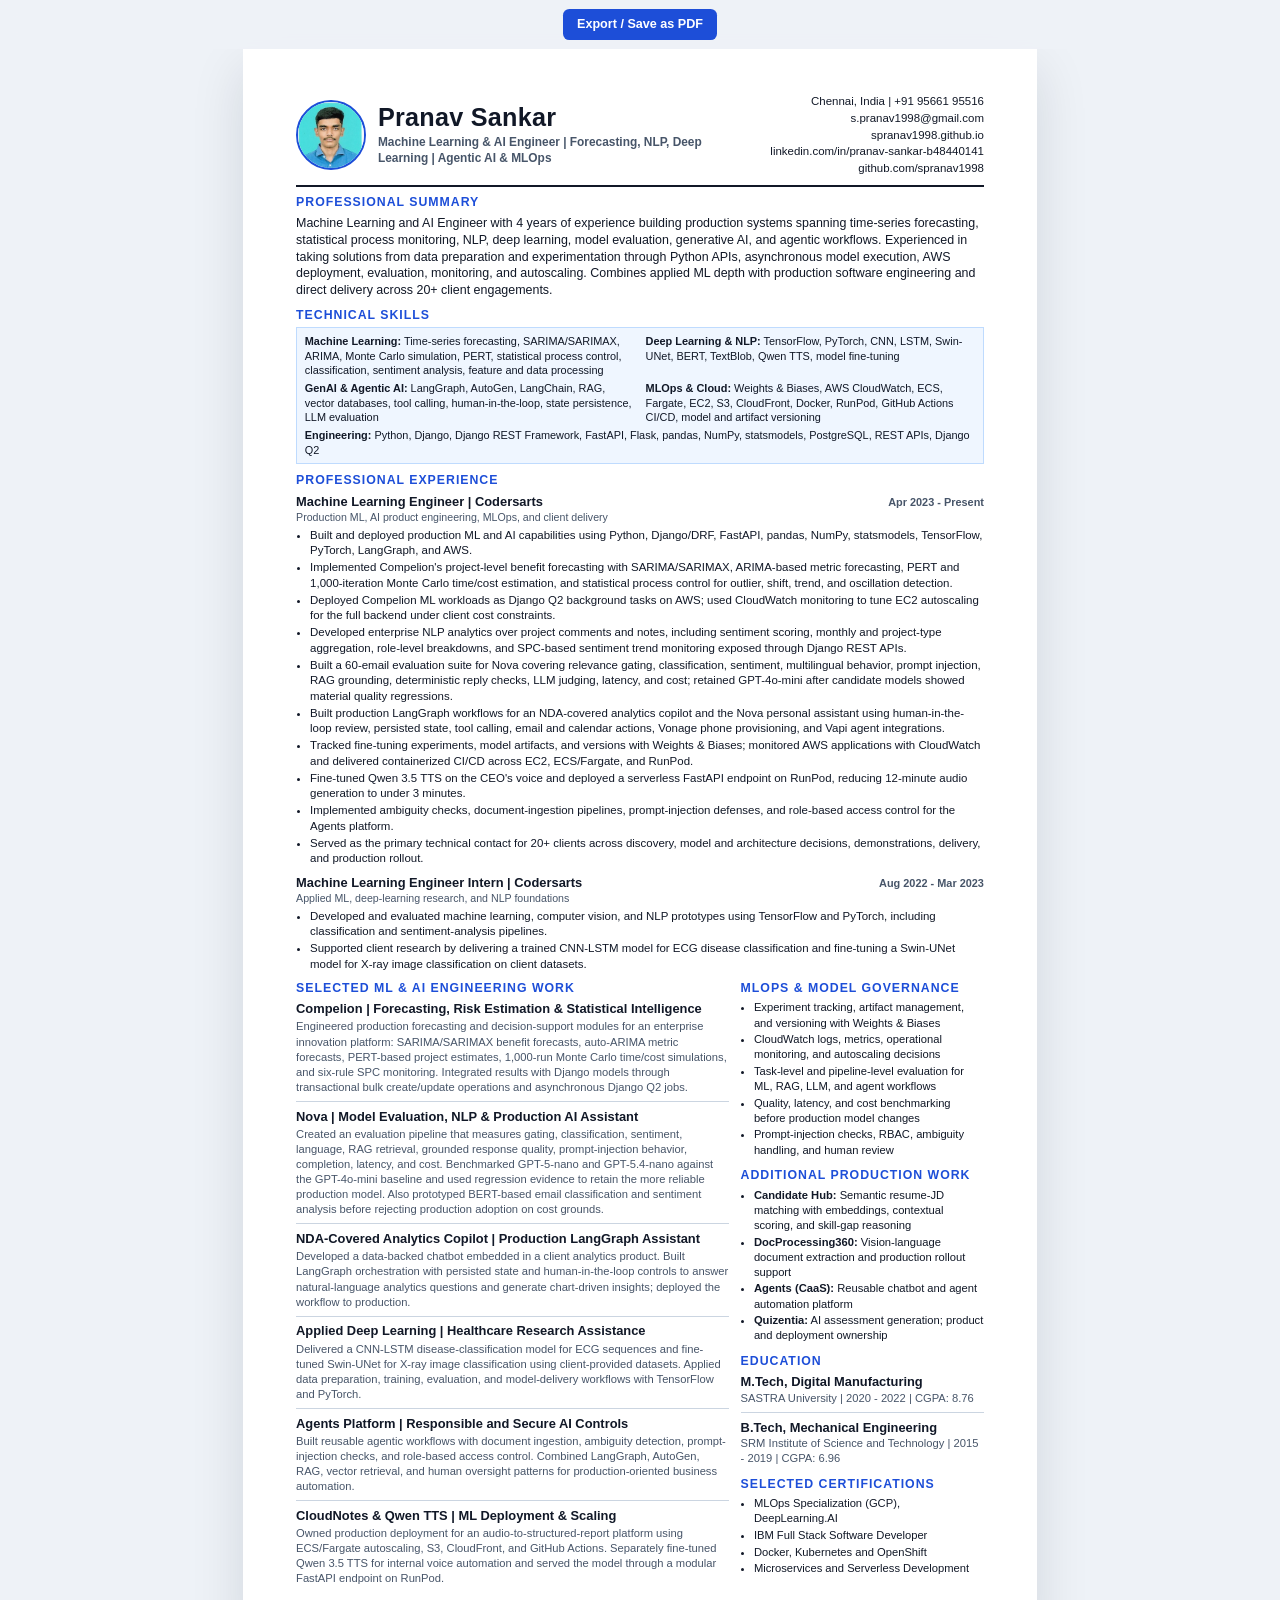
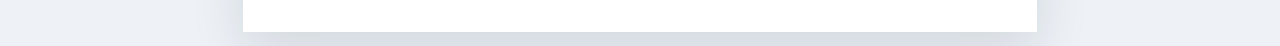
<file: resume-ml.html>
<!DOCTYPE html>
<html lang="en">
<head>
  <meta charset="UTF-8">
  <meta name="viewport" content="width=device-width, initial-scale=1.0">
  <title>Pranav Sankar - Machine Learning and AI Engineer Resume</title>
  <meta name="description" content="ATS-friendly Machine Learning and AI Engineer resume for Pranav Sankar.">
  <link rel="stylesheet" href="assets/css/resume-ml.css">
</head>
<body>
  <div class="resume-actions" aria-label="Resume actions">
    <button type="button" onclick="window.print()">Export / Save as PDF</button>
  </div>

  <main class="resume-page">
    <header class="resume-header">
      <div class="resume-header-main">
        <img src="Photo.jpg" alt="Pranav Sankar" class="resume-avatar">
        <div class="resume-header-copy">
          <h1>Pranav Sankar</h1>
          <p class="resume-headline">Machine Learning &amp; AI Engineer | Forecasting, NLP, Deep Learning | Agentic AI &amp; MLOps</p>
        </div>
      </div>
      <ul class="contact-list">
        <li>Chennai, India | <a href="tel:+919566195516">+91 95661 95516</a></li>
        <li><a href="mailto:s.pranav1998@gmail.com">s.pranav1998@gmail.com</a></li>
        <li><a href="https://spranav1998.github.io">spranav1998.github.io</a></li>
        <li><a href="https://www.linkedin.com/in/pranav-sankar-b48440141/">linkedin.com/in/pranav-sankar-b48440141</a></li>
        <li><a href="https://github.com/spranav1998">github.com/spranav1998</a></li>
      </ul>
    </header>

    <section class="resume-section summary-section">
      <h2>Professional Summary</h2>
      <p>
        Machine Learning and AI Engineer with 4 years of experience building production systems spanning time-series forecasting, statistical process monitoring, NLP, deep learning, model evaluation, generative AI, and agentic workflows. Experienced in taking solutions from data preparation and experimentation through Python APIs, asynchronous model execution, AWS deployment, evaluation, monitoring, and autoscaling. Combines applied ML depth with production software engineering and direct delivery across 20+ client engagements.
      </p>
    </section>

    <section class="resume-section">
      <h2>Technical Skills</h2>
      <div class="skills-band">
        <p><strong>Machine Learning:</strong> Time-series forecasting, SARIMA/SARIMAX, ARIMA, Monte Carlo simulation, PERT, statistical process control, classification, sentiment analysis, feature and data processing</p>
        <p><strong>Deep Learning &amp; NLP:</strong> TensorFlow, PyTorch, CNN, LSTM, Swin-UNet, BERT, TextBlob, Qwen TTS, model fine-tuning</p>
        <p><strong>GenAI &amp; Agentic AI:</strong> LangGraph, AutoGen, LangChain, RAG, vector databases, tool calling, human-in-the-loop, state persistence, LLM evaluation</p>
        <p><strong>MLOps &amp; Cloud:</strong> Weights &amp; Biases, AWS CloudWatch, ECS, Fargate, EC2, S3, CloudFront, Docker, RunPod, GitHub Actions CI/CD, model and artifact versioning</p>
        <p><strong>Engineering:</strong> Python, Django, Django REST Framework, FastAPI, Flask, pandas, NumPy, statsmodels, PostgreSQL, REST APIs, Django Q2</p>
      </div>
    </section>

    <section class="resume-section experience-section">
      <h2>Professional Experience</h2>

      <article class="role-block">
        <div class="role-header">
          <div>
            <h3>Machine Learning Engineer | Codersarts</h3>
            <p class="role-subtitle">Production ML, AI product engineering, MLOps, and client delivery</p>
          </div>
          <span class="role-dates">Apr 2023 - Present</span>
        </div>
        <ul>
          <li>Built and deployed production ML and AI capabilities using Python, Django/DRF, FastAPI, pandas, NumPy, statsmodels, TensorFlow, PyTorch, LangGraph, and AWS.</li>
          <li>Implemented Compelion's project-level benefit forecasting with SARIMA/SARIMAX, ARIMA-based metric forecasting, PERT and 1,000-iteration Monte Carlo time/cost estimation, and statistical process control for outlier, shift, trend, and oscillation detection.</li>
          <li>Deployed Compelion ML workloads as Django Q2 background tasks on AWS; used CloudWatch monitoring to tune EC2 autoscaling for the full backend under client cost constraints.</li>
          <li>Developed enterprise NLP analytics over project comments and notes, including sentiment scoring, monthly and project-type aggregation, role-level breakdowns, and SPC-based sentiment trend monitoring exposed through Django REST APIs.</li>
          <li>Built a 60-email evaluation suite for Nova covering relevance gating, classification, sentiment, multilingual behavior, prompt injection, RAG grounding, deterministic reply checks, LLM judging, latency, and cost; retained GPT-4o-mini after candidate models showed material quality regressions.</li>
          <li>Built production LangGraph workflows for an NDA-covered analytics copilot and the Nova personal assistant using human-in-the-loop review, persisted state, tool calling, email and calendar actions, Vonage phone provisioning, and Vapi agent integrations.</li>
          <li>Tracked fine-tuning experiments, model artifacts, and versions with Weights &amp; Biases; monitored AWS applications with CloudWatch and delivered containerized CI/CD across EC2, ECS/Fargate, and RunPod.</li>
          <li>Fine-tuned Qwen 3.5 TTS on the CEO's voice and deployed a serverless FastAPI endpoint on RunPod, reducing 12-minute audio generation to under 3 minutes.</li>
          <li>Implemented ambiguity checks, document-ingestion pipelines, prompt-injection defenses, and role-based access control for the Agents platform.</li>
          <li>Served as the primary technical contact for 20+ clients across discovery, model and architecture decisions, demonstrations, delivery, and production rollout.</li>
        </ul>
      </article>

      <article class="role-block internship-block">
        <div class="role-header">
          <div>
            <h3>Machine Learning Engineer Intern | Codersarts</h3>
            <p class="role-subtitle">Applied ML, deep-learning research, and NLP foundations</p>
          </div>
          <span class="role-dates">Aug 2022 - Mar 2023</span>
        </div>
        <ul>
          <li>Developed and evaluated machine learning, computer vision, and NLP prototypes using TensorFlow and PyTorch, including classification and sentiment-analysis pipelines.</li>
          <li>Supported client research by delivering a trained CNN-LSTM model for ECG disease classification and fine-tuning a Swin-UNet model for X-ray image classification on client datasets.</li>
        </ul>
      </article>
    </section>

    <div class="page-break" aria-hidden="true"></div>

    <div class="resume-grid">
      <section class="resume-section project-section">
        <h2>Selected ML &amp; AI Engineering Work</h2>

        <article class="spotlight-item">
          <h3>Compelion | Forecasting, Risk Estimation &amp; Statistical Intelligence</h3>
          <p>Engineered production forecasting and decision-support modules for an enterprise innovation platform: SARIMA/SARIMAX benefit forecasts, auto-ARIMA metric forecasts, PERT-based project estimates, 1,000-run Monte Carlo time/cost simulations, and six-rule SPC monitoring. Integrated results with Django models through transactional bulk create/update operations and asynchronous Django Q2 jobs.</p>
        </article>

        <article class="spotlight-item">
          <h3>Nova | Model Evaluation, NLP &amp; Production AI Assistant</h3>
          <p>Created an evaluation pipeline that measures gating, classification, sentiment, language, RAG retrieval, grounded response quality, prompt-injection behavior, completion, latency, and cost. Benchmarked GPT-5-nano and GPT-5.4-nano against the GPT-4o-mini baseline and used regression evidence to retain the more reliable production model. Also prototyped BERT-based email classification and sentiment analysis before rejecting production adoption on cost grounds.</p>
        </article>

        <article class="spotlight-item">
          <h3>NDA-Covered Analytics Copilot | Production LangGraph Assistant</h3>
          <p>Developed a data-backed chatbot embedded in a client analytics product. Built LangGraph orchestration with persisted state and human-in-the-loop controls to answer natural-language analytics questions and generate chart-driven insights; deployed the workflow to production.</p>
        </article>

        <article class="spotlight-item">
          <h3>Applied Deep Learning | Healthcare Research Assistance</h3>
          <p>Delivered a CNN-LSTM disease-classification model for ECG sequences and fine-tuned Swin-UNet for X-ray image classification using client-provided datasets. Applied data preparation, training, evaluation, and model-delivery workflows with TensorFlow and PyTorch.</p>
        </article>

        <article class="spotlight-item">
          <h3>Agents Platform | Responsible and Secure AI Controls</h3>
          <p>Built reusable agentic workflows with document ingestion, ambiguity detection, prompt-injection checks, and role-based access control. Combined LangGraph, AutoGen, RAG, vector retrieval, and human oversight patterns for production-oriented business automation.</p>
        </article>

        <article class="spotlight-item">
          <h3>CloudNotes &amp; Qwen TTS | ML Deployment &amp; Scaling</h3>
          <p>Owned production deployment for an audio-to-structured-report platform using ECS/Fargate autoscaling, S3, CloudFront, and GitHub Actions. Separately fine-tuned Qwen 3.5 TTS for internal voice automation and served the model through a modular FastAPI endpoint on RunPod.</p>
        </article>
      </section>

      <aside>
        <section class="resume-section compact-section">
          <h2>MLOps &amp; Model Governance</h2>
          <ul class="compact-list">
            <li>Experiment tracking, artifact management, and versioning with Weights &amp; Biases</li>
            <li>CloudWatch logs, metrics, operational monitoring, and autoscaling decisions</li>
            <li>Task-level and pipeline-level evaluation for ML, RAG, LLM, and agent workflows</li>
            <li>Quality, latency, and cost benchmarking before production model changes</li>
            <li>Prompt-injection checks, RBAC, ambiguity handling, and human review</li>
          </ul>
        </section>

        <section class="resume-section compact-section">
          <h2>Additional Production Work</h2>
          <ul class="compact-list">
            <li><strong>Candidate Hub:</strong> Semantic resume-JD matching with embeddings, contextual scoring, and skill-gap reasoning</li>
            <li><strong>DocProcessing360:</strong> Vision-language document extraction and production rollout support</li>
            <li><strong>Agents (CaaS):</strong> Reusable chatbot and agent automation platform</li>
            <li><strong>Quizentia:</strong> AI assessment generation; product and deployment ownership</li>
          </ul>
        </section>

        <section class="resume-section compact-section">
          <h2>Education</h2>
          <div class="education-item">
            <h3>M.Tech, Digital Manufacturing</h3>
            <p>SASTRA University | 2020 - 2022 | CGPA: 8.76</p>
          </div>
          <div class="education-item">
            <h3>B.Tech, Mechanical Engineering</h3>
            <p>SRM Institute of Science and Technology | 2015 - 2019 | CGPA: 6.96</p>
          </div>
        </section>

        <section class="resume-section compact-section">
          <h2>Selected Certifications</h2>
          <ul class="compact-list">
            <li>MLOps Specialization (GCP), DeepLearning.AI</li>
            <li>IBM Full Stack Software Developer</li>
            <li>Docker, Kubernetes and OpenShift</li>
            <li>Microservices and Serverless Development</li>
          </ul>
        </section>
      </aside>
    </div>
  </main>
</body>
</html>
</file>
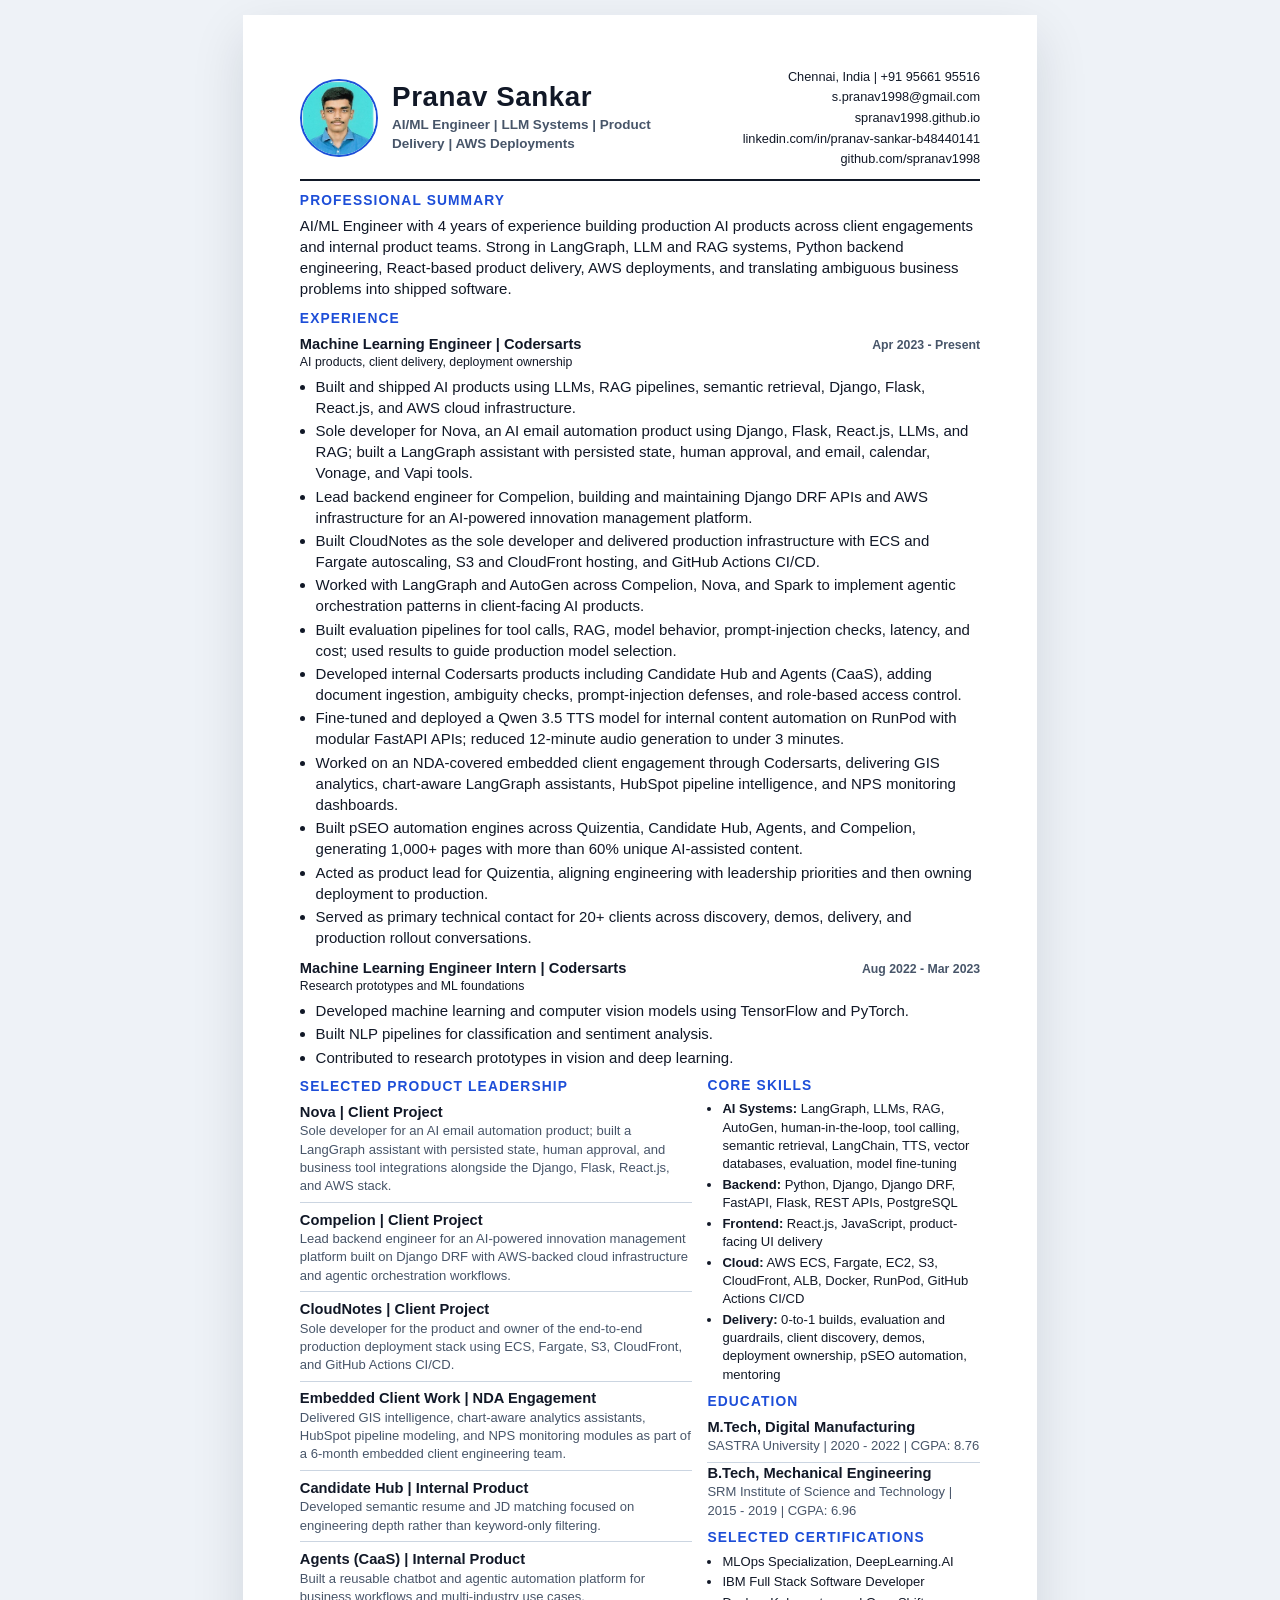
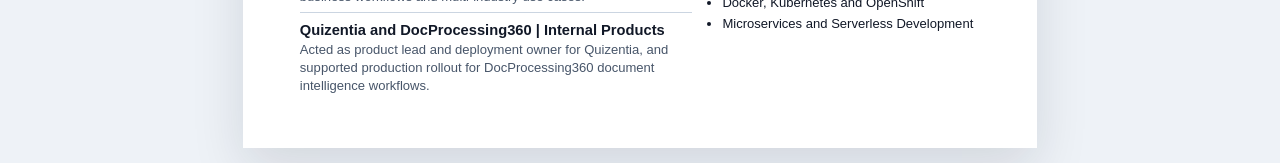
<file: resume.html>
<!DOCTYPE html>
<html lang="en">
<head>
  <meta charset="UTF-8">
  <meta name="viewport" content="width=device-width, initial-scale=1.0">
  <title>Pranav Sankar Resume</title>
  <meta name="description" content="ATS-friendly resume for Pranav Sankar, AI/ML Engineer.">
  <link rel="stylesheet" href="assets/css/resume.css">
</head>
<body>
  <main class="resume-page">
    <header class="resume-header">
      <div class="resume-header-main">
        <img src="Photo.jpg" alt="Pranav Sankar" class="resume-avatar" loading="eager">
        <div class="resume-header-copy">
          <h1>Pranav Sankar</h1>
          <p class="resume-headline">AI/ML Engineer | LLM Systems | Product Delivery | AWS Deployments</p>
        </div>
      </div>
      <ul class="contact-list">
        <li>Chennai, India | +91 95661 95516</li>
        <li><a href="mailto:s.pranav1998@gmail.com">s.pranav1998@gmail.com</a></li>
        <li><a href="https://spranav1998.github.io">spranav1998.github.io</a></li>
        <li><a href="https://www.linkedin.com/in/pranav-sankar-b48440141/">linkedin.com/in/pranav-sankar-b48440141</a></li>
        <li><a href="https://github.com/spranav1998">github.com/spranav1998</a></li>
      </ul>
    </header>

    <section class="resume-section">
      <h2>Professional Summary</h2>
      <p>
        AI/ML Engineer with 4 years of experience building production AI products across client engagements and internal product teams. Strong in LangGraph, LLM and RAG systems, Python backend engineering, React-based product delivery, AWS deployments, and translating ambiguous business problems into shipped software.
      </p>
    </section>

    <section class="resume-section">
      <h2>Experience</h2>

      <article class="role-block">
        <div class="role-header">
          <div>
            <h3>Machine Learning Engineer | Codersarts</h3>
            <p class="role-subtitle">AI products, client delivery, deployment ownership</p>
          </div>
          <span class="role-dates">Apr 2023 - Present</span>
        </div>
        <ul>
          <li>Built and shipped AI products using LLMs, RAG pipelines, semantic retrieval, Django, Flask, React.js, and AWS cloud infrastructure.</li>
          <li>Sole developer for Nova, an AI email automation product using Django, Flask, React.js, LLMs, and RAG; built a LangGraph assistant with persisted state, human approval, and email, calendar, Vonage, and Vapi tools.</li>
          <li>Lead backend engineer for Compelion, building and maintaining Django DRF APIs and AWS infrastructure for an AI-powered innovation management platform.</li>
          <li>Built CloudNotes as the sole developer and delivered production infrastructure with ECS and Fargate autoscaling, S3 and CloudFront hosting, and GitHub Actions CI/CD.</li>
          <li>Worked with LangGraph and AutoGen across Compelion, Nova, and Spark to implement agentic orchestration patterns in client-facing AI products.</li>
          <li>Built evaluation pipelines for tool calls, RAG, model behavior, prompt-injection checks, latency, and cost; used results to guide production model selection.</li>
          <li>Developed internal Codersarts products including Candidate Hub and Agents (CaaS), adding document ingestion, ambiguity checks, prompt-injection defenses, and role-based access control.</li>
          <li>Fine-tuned and deployed a Qwen 3.5 TTS model for internal content automation on RunPod with modular FastAPI APIs; reduced 12-minute audio generation to under 3 minutes.</li>
          <li>Worked on an NDA-covered embedded client engagement through Codersarts, delivering GIS analytics, chart-aware LangGraph assistants, HubSpot pipeline intelligence, and NPS monitoring dashboards.</li>
          <li>Built pSEO automation engines across Quizentia, Candidate Hub, Agents, and Compelion, generating 1,000+ pages with more than 60% unique AI-assisted content.</li>
          <li>Acted as product lead for Quizentia, aligning engineering with leadership priorities and then owning deployment to production.</li>
          <li>Served as primary technical contact for 20+ clients across discovery, demos, delivery, and production rollout conversations.</li>
        </ul>
      </article>

      <article class="role-block">
        <div class="role-header">
          <div>
            <h3>Machine Learning Engineer Intern | Codersarts</h3>
            <p class="role-subtitle">Research prototypes and ML foundations</p>
          </div>
          <span class="role-dates">Aug 2022 - Mar 2023</span>
        </div>
        <ul>
          <li>Developed machine learning and computer vision models using TensorFlow and PyTorch.</li>
          <li>Built NLP pipelines for classification and sentiment analysis.</li>
          <li>Contributed to research prototypes in vision and deep learning.</li>
        </ul>
      </article>
    </section>

    <div class="resume-grid">
      <section class="resume-section">
        <h2>Selected Product Leadership</h2>
        <div class="spotlight-list">
          <div class="spotlight-item">
            <h3>Nova | Client Project</h3>
            <p>Sole developer for an AI email automation product; built a LangGraph assistant with persisted state, human approval, and business tool integrations alongside the Django, Flask, React.js, and AWS stack.</p>
          </div>
          <div class="spotlight-item">
            <h3>Compelion | Client Project</h3>
            <p>Lead backend engineer for an AI-powered innovation management platform built on Django DRF with AWS-backed cloud infrastructure and agentic orchestration workflows.</p>
          </div>
          <div class="spotlight-item">
            <h3>CloudNotes | Client Project</h3>
            <p>Sole developer for the product and owner of the end-to-end production deployment stack using ECS, Fargate, S3, CloudFront, and GitHub Actions CI/CD.</p>
          </div>
          <div class="spotlight-item">
            <h3>Embedded Client Work | NDA Engagement</h3>
            <p>Delivered GIS intelligence, chart-aware analytics assistants, HubSpot pipeline modeling, and NPS monitoring modules as part of a 6-month embedded client engineering team.</p>
          </div>
          <div class="spotlight-item">
            <h3>Candidate Hub | Internal Product</h3>
            <p>Developed semantic resume and JD matching focused on engineering depth rather than keyword-only filtering.</p>
          </div>
          <div class="spotlight-item">
            <h3>Agents (CaaS) | Internal Product</h3>
            <p>Built a reusable chatbot and agentic automation platform for business workflows and multi-industry use cases.</p>
          </div>
          <div class="spotlight-item">
            <h3>Quizentia and DocProcessing360 | Internal Products</h3>
            <p>Acted as product lead and deployment owner for Quizentia, and supported production rollout for DocProcessing360 document intelligence workflows.</p>
          </div>
        </div>
      </section>

      <div>
        <section class="resume-section compact-section">
          <h2>Core Skills</h2>
          <ul class="skill-list">
            <li><strong>AI Systems:</strong> LangGraph, LLMs, RAG, AutoGen, human-in-the-loop, tool calling, semantic retrieval, LangChain, TTS, vector databases, evaluation, model fine-tuning</li>
            <li><strong>Backend:</strong> Python, Django, Django DRF, FastAPI, Flask, REST APIs, PostgreSQL</li>
            <li><strong>Frontend:</strong> React.js, JavaScript, product-facing UI delivery</li>
            <li><strong>Cloud:</strong> AWS ECS, Fargate, EC2, S3, CloudFront, ALB, Docker, RunPod, GitHub Actions CI/CD</li>
            <li><strong>Delivery:</strong> 0-to-1 builds, evaluation and guardrails, client discovery, demos, deployment ownership, pSEO automation, mentoring</li>
          </ul>
        </section>

        <section class="resume-section compact-section">
          <h2>Education</h2>
          <div class="education-item">
            <h3>M.Tech, Digital Manufacturing</h3>
            <p>SASTRA University | 2020 - 2022 | CGPA: 8.76</p>
          </div>
          <div class="education-item">
            <h3>B.Tech, Mechanical Engineering</h3>
            <p>SRM Institute of Science and Technology | 2015 - 2019 | CGPA: 6.96</p>
          </div>
        </section>

        <section class="resume-section compact-section">
          <h2>Selected Certifications</h2>
          <ul class="cert-list">
            <li>MLOps Specialization, DeepLearning.AI</li>
            <li>IBM Full Stack Software Developer</li>
            <li>Docker, Kubernetes and OpenShift</li>
            <li>Microservices and Serverless Development</li>
          </ul>
        </section>
      </div>
    </div>
  </main>
</body>
</html>
</file>
<file: assets/css/resume-ml.css>
:root {
  color-scheme: light;
  --text: #111827;
  --muted: #475569;
  --line: #cbd5e1;
  --accent: #1d4ed8;
  --accent-soft: #eff6ff;
  --bg: #eef2f7;
  --paper: #ffffff;
}

* {
  box-sizing: border-box;
}

html {
  font-size: 14px;
}

body {
  margin: 0;
  font-family: Arial, Helvetica, sans-serif;
  color: var(--text);
  background: var(--bg);
  line-height: 1.35;
}

a {
  color: inherit;
  text-decoration: none;
}

.resume-actions {
  position: sticky;
  top: 0;
  z-index: 10;
  display: flex;
  justify-content: center;
  padding: 0.65rem;
  background: rgba(238, 242, 247, 0.94);
  backdrop-filter: blur(8px);
}

.resume-actions button {
  border: 0;
  border-radius: 0.45rem;
  padding: 0.65rem 1rem;
  color: #ffffff;
  background: var(--accent);
  font: 700 0.9rem/1 Arial, Helvetica, sans-serif;
  cursor: pointer;
}

.resume-actions button:hover,
.resume-actions button:focus-visible {
  background: #1e40af;
}

.resume-actions button:focus-visible {
  outline: 3px solid #93c5fd;
  outline-offset: 2px;
}

.resume-page {
  width: 210mm;
  margin: 0 auto 1rem;
  padding: 12mm 14mm;
  background: var(--paper);
  box-shadow: 0 20px 50px rgba(15, 23, 42, 0.12);
}

.resume-header {
  display: flex;
  justify-content: space-between;
  gap: 1rem;
  align-items: center;
  padding-bottom: 0.65rem;
  border-bottom: 2px solid var(--text);
}

.resume-header-main {
  display: flex;
  align-items: center;
  gap: 0.85rem;
  min-width: 0;
}

.resume-header-copy {
  min-width: 0;
}

.resume-avatar {
  width: 70px;
  height: 70px;
  border: 2px solid var(--accent);
  border-radius: 999px;
  object-fit: cover;
  object-position: center top;
  flex-shrink: 0;
}

.resume-header h1 {
  margin: 0;
  font-size: 1.8rem;
  line-height: 1.05;
  letter-spacing: 0.01em;
}

.resume-headline {
  max-width: 390px;
  margin: 0.24rem 0 0;
  color: var(--muted);
  font-size: 0.85rem;
  font-weight: 700;
}

.contact-list {
  min-width: 265px;
  margin: 0;
  padding: 0;
  list-style: none;
  text-align: right;
  font-size: 0.79rem;
  line-height: 1.3;
}

.contact-list li + li {
  margin-top: 0.12rem;
}

.resume-section {
  padding-top: 0.55rem;
}

.resume-section h2 {
  margin: 0 0 0.28rem;
  color: var(--accent);
  font-size: 0.88rem;
  letter-spacing: 0.08em;
  text-transform: uppercase;
  break-after: avoid;
  page-break-after: avoid;
}

.resume-section p {
  margin: 0;
}

.summary-section p {
  font-size: 0.89rem;
}

.skills-band {
  display: grid;
  grid-template-columns: 1fr 1fr;
  gap: 0.2rem 0.8rem;
  padding: 0.42rem 0.55rem;
  border: 1px solid #bfdbfe;
  background: var(--accent-soft);
}

.skills-band p {
  font-size: 0.78rem;
}

.skills-band p:last-child {
  grid-column: 1 / -1;
}

.role-block + .role-block {
  margin-top: 0.48rem;
}

.role-header {
  display: flex;
  justify-content: space-between;
  gap: 0.8rem;
  align-items: baseline;
  break-after: avoid;
  page-break-after: avoid;
}

.role-header h3,
.spotlight-item h3,
.education-item h3 {
  margin: 0;
  font-size: 0.92rem;
}

.role-subtitle,
.education-item p,
.spotlight-item p,
.role-dates {
  color: var(--muted);
}

.role-subtitle {
  margin-top: 0.08rem;
  font-size: 0.76rem;
}

.role-dates {
  white-space: nowrap;
  font-size: 0.78rem;
  font-weight: 700;
}

ul {
  margin: 0.24rem 0 0;
  padding-left: 1rem;
}

li {
  font-size: 0.82rem;
}

li + li {
  margin-top: 0.11rem;
}

.internship-block {
  break-inside: avoid;
  page-break-inside: avoid;
}

.page-break {
  height: 0;
}

.resume-grid {
  display: grid;
  grid-template-columns: minmax(0, 1.28fr) minmax(0, 0.72fr);
  gap: 0.85rem;
}

.spotlight-item,
.education-item {
  padding-bottom: 0.42rem;
  border-bottom: 1px solid var(--line);
  break-inside: avoid;
  page-break-inside: avoid;
}

.spotlight-item + .spotlight-item,
.education-item + .education-item {
  padding-top: 0.42rem;
}

.spotlight-item:last-child,
.education-item:last-child {
  border-bottom: 0;
  padding-bottom: 0;
}

.spotlight-item p,
.education-item p,
.compact-list li {
  font-size: 0.8rem;
}

.spotlight-item p {
  margin-top: 0.12rem;
}

.compact-section {
  break-inside: avoid;
  page-break-inside: avoid;
}

.compact-section + .compact-section {
  padding-top: 0.68rem;
}

.compact-list {
  padding-left: 0.95rem;
}

strong {
  color: var(--text);
}

.resume-header,
.role-block,
.contact-list {
  break-inside: avoid;
  page-break-inside: avoid;
}

@media screen and (max-width: 900px) {
  .resume-page {
    width: auto;
    margin: 0;
    padding: 1rem;
    box-shadow: none;
  }

  .resume-header,
  .role-header,
  .resume-grid,
  .skills-band {
    display: grid;
    grid-template-columns: 1fr;
  }

  .resume-header-main {
    align-items: start;
  }

  .resume-avatar {
    width: 64px;
    height: 64px;
  }

  .contact-list {
    min-width: 0;
    text-align: left;
  }

  .role-dates {
    white-space: normal;
  }

  .skills-band p:last-child {
    grid-column: auto;
  }
}

@page {
  size: A4;
  margin: 10mm;
}

@media print {
  html {
    font-size: 14px;
  }

  body {
    background: #ffffff;
    -webkit-print-color-adjust: exact;
    print-color-adjust: exact;
  }

  .resume-actions {
    display: none;
  }

  .resume-page {
    width: auto;
    margin: 0;
    padding: 0;
    box-shadow: none;
  }

  .page-break {
    break-before: page;
    page-break-before: always;
  }

  .resume-grid {
    padding-top: 0;
  }

  a {
    color: inherit;
  }
}
</file>
<file: assets/css/resume.css>
:root {
  color-scheme: light;
  --text: #111827;
  --muted: #475569;
  --line: #cbd5e1;
  --accent: #1d4ed8;
  --bg: #eef2f7;
  --paper: #ffffff;
}

* {
  box-sizing: border-box;
}

html {
  font-size: 15px;
}

body {
  margin: 0;
  font-family: Arial, Helvetica, sans-serif;
  color: var(--text);
  background: var(--bg);
  line-height: 1.4;
}

a {
  color: inherit;
  text-decoration: none;
}

.resume-page {
  width: 210mm;
  min-height: 297mm;
  margin: 1rem auto;
  background: var(--paper);
  padding: 14mm 15mm;
  box-shadow: 0 20px 50px rgba(15, 23, 42, 0.12);
}

.resume-header {
  display: flex;
  justify-content: space-between;
  gap: 1.25rem;
  align-items: center;
  padding-bottom: 0.75rem;
  border-bottom: 2px solid var(--text);
}

.resume-header-main {
  display: flex;
  align-items: center;
  gap: 0.95rem;
  min-width: 0;
}

.resume-header-copy {
  min-width: 0;
}

.resume-avatar {
  width: 78px;
  height: 78px;
  border-radius: 999px;
  object-fit: cover;
  object-position: center top;
  border: 2px solid var(--accent);
  flex-shrink: 0;
}

.resume-header h1 {
  margin: 0;
  font-size: 1.85rem;
  line-height: 1.05;
  letter-spacing: 0.02em;
}

.resume-headline {
  margin: 0.28rem 0 0;
  color: var(--muted);
  font-size: 0.9rem;
  font-weight: 700;
}

.contact-list {
  list-style: none;
  margin: 0;
  padding: 0;
  min-width: 255px;
  text-align: right;
  font-size: 0.85rem;
}

.contact-list li + li {
  margin-top: 0.18rem;
}

.resume-section {
  padding-top: 0.65rem;
}

.resume-section h2 {
  margin: 0 0 0.35rem;
  font-size: 0.92rem;
  letter-spacing: 0.08em;
  text-transform: uppercase;
  color: var(--accent);
  page-break-after: avoid;
}

.resume-section p {
  margin: 0;
  color: var(--text);
}

.role-block + .role-block {
  margin-top: 0.65rem;
}

.role-header {
  display: flex;
  justify-content: space-between;
  gap: 1rem;
  align-items: baseline;
  page-break-after: avoid;
}

.role-header h3,
.spotlight-item h3,
.education-item h3 {
  margin: 0;
  font-size: 0.98rem;
}

.role-subtitle,
.education-item p,
.spotlight-item p,
.role-dates {
  color: var(--muted);
}

.role-subtitle {
  margin-top: 0.12rem;
  font-size: 0.82rem;
}

.role-dates {
  white-space: nowrap;
  font-size: 0.82rem;
  font-weight: 700;
}

ul {
  margin: 0.28rem 0 0;
  padding-left: 1.05rem;
}

li + li {
  margin-top: 0.16rem;
}

.resume-grid {
  display: grid;
  grid-template-columns: minmax(0, 1.18fr) minmax(0, 0.82fr);
  gap: 1rem;
}

.spotlight-list {
  display: grid;
  gap: 0.45rem;
}

.spotlight-item,
.education-item {
  padding-bottom: 0.42rem;
  border-bottom: 1px solid var(--line);
  break-inside: avoid-page;
  page-break-inside: avoid;
}

.spotlight-item:last-child,
.education-item:last-child {
  border-bottom: 0;
  padding-bottom: 0;
}

.spotlight-item p,
.education-item p,
.skill-list li,
.cert-list li {
  font-size: 0.87rem;
}

.compact-section {
  padding-top: 0.55rem;
  break-inside: avoid-page;
  page-break-inside: avoid;
}

.skill-list,
.cert-list {
  padding-left: 1rem;
}

strong {
  color: var(--text);
}

.resume-header,
.role-block,
.contact-list {
  break-inside: avoid-page;
  page-break-inside: avoid;
}

@media screen and (max-width: 900px) {
  .resume-page {
    width: auto;
    min-height: 0;
    margin: 0;
    padding: 1rem;
    box-shadow: none;
  }

  .resume-header,
  .role-header,
  .resume-grid {
    grid-template-columns: 1fr;
    display: grid;
  }

  .resume-header-main {
    align-items: start;
  }

  .resume-avatar {
    width: 68px;
    height: 68px;
  }

  .contact-list {
    min-width: 0;
    text-align: left;
  }

  .role-dates {
    white-space: normal;
  }
}

@page {
  size: A4;
  margin: 10mm;
}

@media print {
  body {
    background: #ffffff;
    -webkit-print-color-adjust: exact;
    print-color-adjust: exact;
  }

  .resume-page {
    width: auto;
    min-height: 0;
    margin: 0;
    padding: 0;
    box-shadow: none;
  }

  .resume-grid {
    display: block;
    break-before: page;
    page-break-before: always;
  }

  .resume-grid > * + * {
    margin-top: 0.5rem;
  }

  .resume-avatar {
    box-shadow: none;
  }
}
</file>
